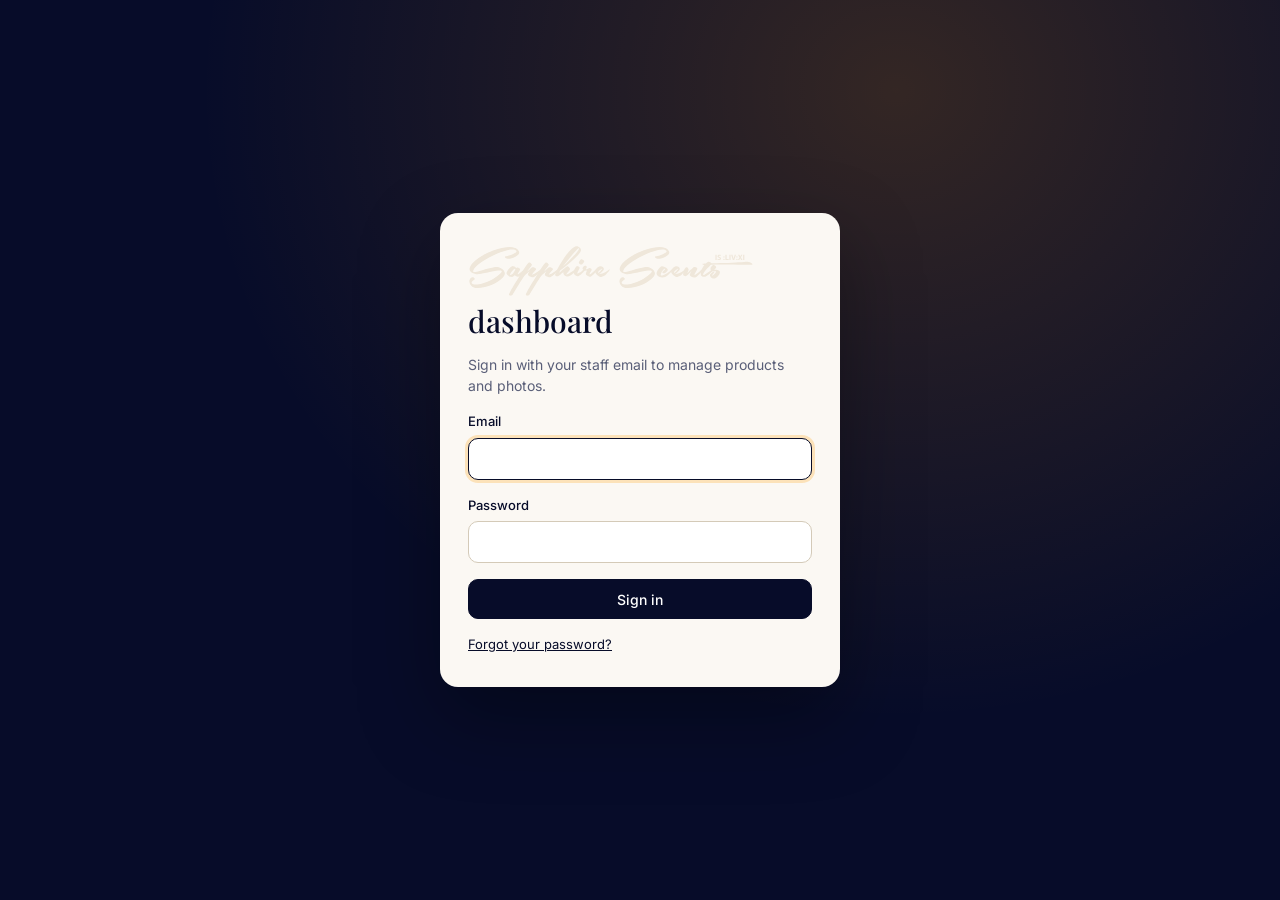
<file: admin.html>
<!doctype html>
<html lang="en">
<head>
<meta charset="utf-8">
<meta name="viewport" content="width=device-width,initial-scale=1,viewport-fit=cover">
<title>Dashboard | Sapphire Scents</title>
<meta name="robots" content="noindex,nofollow">
<meta name="theme-color" content="#070C29">
<link rel="icon" href="data:image/svg+xml,%3Csvg xmlns='http://www.w3.org/2000/svg' viewBox='0 0 64 64'%3E%3Crect width='64' height='64' rx='14' fill='%23070C29'/%3E%3Ctext x='32' y='44' text-anchor='middle' font-family='Georgia,serif' font-style='italic' font-size='36' fill='%23FF9E0D'%3ES%3C/text%3E%3C/svg%3E">
<link rel="preconnect" href="https://fonts.googleapis.com"><link rel="preconnect" href="https://fonts.gstatic.com" crossorigin>
<link rel="stylesheet" href="https://fonts.googleapis.com/css2?family=Playfair+Display:ital,wght@0,500;1,500&family=Inter:wght@400;500;600&display=swap">
<link rel="stylesheet" href="assets/css/admin.css?v=202611240420">
</head>
<body>
<div id="app" aria-live="polite"><div class="boot">Loading the dashboard…</div></div>
<div class="toast" id="toast" role="status"></div>
<script src="assets/js/catalog.js?v=202611240420"></script>
<script src="assets/js/admin.js?v=202611240420"></script>
</body>
</html>
</file>
<file: assets/css/admin.css>
/* Sapphire Scents dashboard */
:root{
  --ink:#070C29;--ink2:#1b2147;--bone:#EFE7DA;--paper:#FBF8F3;--line:#e3dccf;--line2:#d4cab8;
  --mid:#5a5f78;--dim:#8a8ea3;--amber:#FF9E0D;--amber-d:#b86e00;--ok:#1f7a4a;--warn:#a8590a;--bad:#b3261e;
  --display:'Playfair Display',Georgia,serif;--body:Inter,system-ui,-apple-system,'Segoe UI',sans-serif;
  color-scheme:light;
}
*{box-sizing:border-box}
html,body{margin:0}
body{font-family:var(--body);font-size:14px;line-height:1.5;color:var(--ink);background:var(--paper);-webkit-text-size-adjust:100%}
button,input,select,textarea{font:inherit;color:inherit}
a{color:var(--ink)}
.boot{padding:48px;text-align:center;color:var(--mid)}
:focus-visible{outline:2px solid var(--amber);outline-offset:2px}

/* buttons and fields */
.btn{display:inline-flex;align-items:center;justify-content:center;gap:8px;min-height:40px;padding:8px 16px;border-radius:10px;border:1px solid var(--line2);background:#fff;cursor:pointer;font-weight:500;text-decoration:none;white-space:nowrap}
.btn:hover{border-color:var(--ink)}
.btn.primary{background:var(--ink);border-color:var(--ink);color:#fff}
.btn.primary:hover{background:var(--ink2)}
.btn.amber{background:var(--amber);border-color:var(--amber);color:var(--ink)}
.btn.danger{color:var(--bad);border-color:#e6b9b5}
.btn.danger.solid{background:var(--bad);border-color:var(--bad);color:#fff}
.btn.ghost{border-color:transparent;background:none}
.btn.small{min-height:32px;padding:4px 10px;font-size:13px;border-radius:8px}
.btn[disabled],.btn[aria-busy="true"]{opacity:.55;pointer-events:none}
label.f{display:grid;gap:6px;font-size:13px;font-weight:500;color:var(--ink)}
label.f small{font-weight:400;color:var(--mid)}
.in,.sel,.ta{width:100%;min-height:42px;padding:9px 12px;border:1px solid var(--line2);border-radius:10px;background:#fff;font-size:16px}
.ta{min-height:96px;resize:vertical;line-height:1.5}
.in:focus,.sel:focus,.ta:focus{border-color:var(--ink);outline:none;box-shadow:0 0 0 3px rgba(255,158,13,.25)}
@media (min-width:900px){.in,.sel,.ta{font-size:14px}}
.err{color:var(--bad);font-size:13px;margin:0}

/* login */
.login{min-height:100vh;display:grid;place-items:center;padding:24px max(16px,env(safe-area-inset-left,0px));background:radial-gradient(ellipse at 70% 10%,rgba(255,158,13,.18),transparent 55%),var(--ink)}
.lcard{width:100%;max-width:400px;background:var(--paper);border-radius:18px;padding:32px 28px;display:grid;gap:16px;box-shadow:0 30px 80px rgba(0,0,0,.35)}
.lcard h1{font-family:var(--display);font-weight:500;font-size:30px;margin:0;line-height:1.1}
.lcard h1 em{color:var(--amber-d)}
.lcard p{margin:0;color:var(--mid)}
.linkbtn{background:none;border:0;padding:0;color:var(--ink);text-decoration:underline;cursor:pointer;font-size:13px;justify-self:start}

/* shell */
.top{position:sticky;top:0;z-index:20;background:var(--ink);color:#fff;padding-left:max(16px,env(safe-area-inset-left,0px));padding-right:max(16px,env(safe-area-inset-right,0px))}
.top-in{max-width:1240px;margin:0 auto;display:flex;align-items:center;gap:16px;min-height:60px;flex-wrap:wrap}
.brand{font-family:var(--display);font-size:20px;color:#fff;text-decoration:none;white-space:nowrap}
.brand em{color:var(--amber)}
.brand small{font-family:var(--body);font-size:11px;letter-spacing:.16em;text-transform:uppercase;color:rgba(255,255,255,.55);margin-left:10px}
.tabs{display:flex;gap:4px;flex:1;overflow-x:auto;scrollbar-width:none}
.tabs::-webkit-scrollbar{display:none}
.tabs button{background:none;border:0;color:rgba(255,255,255,.7);padding:18px 12px 16px;border-bottom:2px solid transparent;cursor:pointer;white-space:nowrap;font-weight:500}
.tabs button[aria-selected="true"]{color:#fff;border-bottom-color:var(--amber)}
.who{display:flex;align-items:center;gap:10px;font-size:12px;color:rgba(255,255,255,.7)}
.who .btn{background:transparent;color:#fff;border-color:rgba(255,255,255,.3)}
.main{max-width:1240px;margin:0 auto;padding:24px max(16px,env(safe-area-inset-right,0px)) 64px max(16px,env(safe-area-inset-left,0px))}
.head{display:flex;align-items:flex-end;justify-content:space-between;gap:16px;flex-wrap:wrap;margin-bottom:18px}
.head h2{font-family:var(--display);font-weight:500;font-size:30px;margin:0;line-height:1.1}
.head p{margin:4px 0 0;color:var(--mid)}

/* product list */
.bar{display:flex;gap:10px;flex-wrap:wrap;align-items:center;margin-bottom:14px}
.bar .in{flex:1 1 220px;min-width:0;max-width:360px}
.chips{display:flex;gap:6px;flex-wrap:wrap}
.chip{min-height:34px;padding:4px 12px;border-radius:999px;border:1px solid var(--line2);background:#fff;cursor:pointer;font-size:13px}
.chip[aria-pressed="true"]{background:var(--ink);color:#fff;border-color:var(--ink)}
.count{color:var(--mid);font-size:13px;margin-left:auto}
.list{background:#fff;border:1px solid var(--line);border-radius:14px;overflow:hidden}
.row{display:grid;grid-template-columns:56px minmax(0,2.2fr) 110px 150px 120px 110px 84px;align-items:center;gap:14px;padding:10px 16px;border-top:1px solid var(--line)}
.row:first-child{border-top:0}
.row.hd{background:#f6f2ea;font-size:11px;letter-spacing:.12em;text-transform:uppercase;color:var(--mid);padding-block:10px}
.thumb{width:56px;height:56px;border-radius:10px;background:#f1ece2;display:grid;place-items:center;overflow:hidden}
.thumb img{width:100%;height:100%;object-fit:contain}
.thumb.cover img{object-fit:cover}
.thumb svg{width:70%;height:70%}
.pname{min-width:0}
.pname b{display:block;font-weight:600;overflow:hidden;text-overflow:ellipsis;white-space:nowrap}
.pname small{color:var(--mid);display:block;overflow:hidden;text-overflow:ellipsis;white-space:nowrap}
.tag{display:inline-block;font-size:11px;padding:2px 8px;border-radius:999px;background:#f1ece2;color:var(--ink)}
.tag.hidden{background:#ece7f6;color:#4b3a8a}
.tag.sold{background:#fbe3d0;color:var(--warn)}
.price-in{display:flex;align-items:center;border:1px solid var(--line2);border-radius:8px;background:#fff;overflow:hidden;max-width:150px}
.price-in span{padding:0 0 0 10px;color:var(--mid)}
.price-in input{border:0;width:100%;min-width:0;padding:8px 10px 8px 4px;background:none;font-variant-numeric:tabular-nums}
.price-in input:focus{outline:none}
.price-in:focus-within{border-color:var(--ink);box-shadow:0 0 0 3px rgba(255,158,13,.25)}
.sw{display:inline-flex;align-items:center;gap:8px;cursor:pointer;font-size:13px;user-select:none}
.sw input{position:absolute;opacity:0;width:1px;height:1px}
.sw i{width:38px;height:22px;border-radius:999px;background:#d7d0c2;position:relative;transition:background .2s;flex:none}
.sw i::after{content:"";position:absolute;left:3px;top:3px;width:16px;height:16px;border-radius:50%;background:#fff;transition:transform .2s;box-shadow:0 1px 2px rgba(0,0,0,.2)}
.sw input:checked+i{background:var(--ok)}
.sw input:checked+i::after{transform:translateX(16px)}
.sw input:focus-visible+i{outline:2px solid var(--amber);outline-offset:2px}
.empty{padding:40px;text-align:center;color:var(--mid)}
@media (max-width:860px){
  .row.hd{display:none}
  .row{grid-template-columns:56px minmax(0,1fr) auto;grid-template-areas:"t n e" "p p p" "s s s";row-gap:10px}
  .row>.c-thumb{grid-area:t}.row>.c-name{grid-area:n}.row>.c-edit{grid-area:e}
  .row>.c-price{grid-area:p}
  .row>.c-type{display:none}
  .row>.c-stock,.row>.c-live{display:inline-flex}
  .row{grid-template-areas:"t n e" "p p p" "s s l"}
  .row>.c-stock{grid-area:s}.row>.c-live{grid-area:l}
}

/* editor dialog */
.dlg{position:fixed;inset:0;z-index:50;display:flex;justify-content:flex-end;background:rgba(7,12,41,.45)}
.dlg[hidden]{display:none}
.panel{width:min(720px,100%);height:100%;background:var(--paper);display:flex;flex-direction:column;box-shadow:-20px 0 60px rgba(0,0,0,.25)}
.phead{display:flex;align-items:center;justify-content:space-between;gap:12px;padding:16px 24px;border-bottom:1px solid var(--line);background:#fff;padding-top:max(16px,env(safe-area-inset-top,0px))}
.phead h3{margin:0;font-family:var(--display);font-weight:500;font-size:24px}
.pbody{flex:1;overflow:auto;padding:20px 24px 32px;display:grid;gap:18px;align-content:start}
.pfoot{display:flex;gap:10px;justify-content:space-between;align-items:center;flex-wrap:wrap;padding:14px 24px;border-top:1px solid var(--line);background:#fff;padding-bottom:max(14px,env(safe-area-inset-bottom,0px))}
.grid2{display:grid;grid-template-columns:repeat(2,minmax(0,1fr));gap:14px}
.grid3{display:grid;grid-template-columns:repeat(3,minmax(0,1fr));gap:14px}
@media (max-width:600px){.grid2,.grid3{grid-template-columns:1fr}.phead,.pbody,.pfoot{padding-left:16px;padding-right:16px}}
fieldset{border:1px solid var(--line);border-radius:12px;padding:14px 16px;margin:0;display:grid;gap:14px;background:#fff}
legend{font-size:11px;letter-spacing:.14em;text-transform:uppercase;color:var(--mid);padding:0 6px}
.tagpick{display:flex;flex-wrap:wrap;gap:8px}
.tagpick label{display:inline-flex;align-items:center;gap:6px;border:1px solid var(--line2);border-radius:999px;padding:6px 12px;cursor:pointer;font-size:13px;background:#fff}
.tagpick input{accent-color:var(--ink)}
.photos{display:flex;flex-wrap:wrap;gap:12px}
.ph{position:relative;width:120px;height:120px;border-radius:12px;background:#f1ece2;overflow:hidden;border:1px solid var(--line)}
.ph img{width:100%;height:100%;object-fit:contain}
.ph .x{position:absolute;top:6px;right:6px;width:28px;height:28px;border-radius:50%;border:0;background:rgba(7,12,41,.75);color:#fff;cursor:pointer;font-size:14px;line-height:1}
.ph .ord{position:absolute;left:6px;bottom:6px;display:flex;gap:4px}
.ph .ord button{width:26px;height:26px;border-radius:6px;border:0;background:rgba(255,255,255,.9);cursor:pointer}
.ph small{position:absolute;left:6px;top:6px;background:var(--amber);color:var(--ink);font-size:10px;font-weight:600;padding:2px 6px;border-radius:6px}
.drop{display:grid;place-items:center;text-align:center;gap:6px;width:100%;min-height:120px;border:2px dashed var(--line2);border-radius:12px;background:#fff;color:var(--mid);cursor:pointer;padding:16px}
.drop.over{border-color:var(--amber);background:#fff7ea}
.drop b{color:var(--ink)}
.drop input{position:absolute;opacity:0;width:1px;height:1px}
.hint{font-size:12px;color:var(--mid);margin:0}
.confirm{display:flex;gap:10px;align-items:center;flex-wrap:wrap;background:#fdeceb;border:1px solid #f0c8c4;border-radius:10px;padding:10px 12px;font-size:13px}

/* bulk */
.cards2{display:grid;grid-template-columns:repeat(2,minmax(0,1fr));gap:18px}
@media (max-width:860px){.cards2{grid-template-columns:1fr}}
.card{background:#fff;border:1px solid var(--line);border-radius:14px;padding:20px;display:grid;gap:14px;align-content:start;min-width:0}
.card h3{margin:0;font-family:var(--display);font-weight:500;font-size:22px}
.card p{margin:0;color:var(--mid)}
.steps{margin:0;padding-left:18px;color:var(--mid);display:grid;gap:4px}
.tblwrap{overflow-x:auto;border:1px solid var(--line);border-radius:12px;background:#fff}
table.t{border-collapse:collapse;width:100%;font-size:13px}
table.t th,table.t td{text-align:left;padding:9px 12px;border-top:1px solid var(--line);vertical-align:top}
table.t th{background:#f6f2ea;font-size:11px;letter-spacing:.1em;text-transform:uppercase;color:var(--mid);border-top:0;white-space:nowrap}
.st{font-size:11px;font-weight:600;padding:2px 8px;border-radius:999px;white-space:nowrap}
.st.new{background:#dff3e7;color:var(--ok)}.st.upd{background:#fff1d9;color:var(--amber-d)}.st.same{background:#eee;color:var(--mid)}.st.bad{background:#fbe0de;color:var(--bad)}
.diff{color:var(--mid)}.diff b{color:var(--ink);font-weight:500}

/* history */
.hist{display:grid;gap:0;background:#fff;border:1px solid var(--line);border-radius:14px;overflow:hidden}
.hrow{display:grid;grid-template-columns:150px minmax(0,1fr);gap:16px;padding:12px 16px;border-top:1px solid var(--line)}
.hrow:first-child{border-top:0}
.hrow time{color:var(--mid);font-size:13px;font-variant-numeric:tabular-nums}
.hrow small{color:var(--mid)}
@media (max-width:600px){.hrow{grid-template-columns:1fr;gap:2px}}

/* toast */
.toast{position:fixed;left:50%;bottom:max(20px,env(safe-area-inset-bottom,0px));transform:translate(-50%,20px);background:var(--ink);color:#fff;padding:12px 18px;border-radius:12px;opacity:0;pointer-events:none;transition:.25s;z-index:80;max-width:calc(100% - 32px);font-size:14px}
.toast.show{opacity:1;transform:translate(-50%,0)}
.toast.bad{background:var(--bad)}
@media (prefers-reduced-motion:reduce){*{transition:none!important}}

@media (max-width:760px){
  .top-in{gap:0 12px;padding-top:6px}
  .brand{flex:1}
  .tabs{order:3;flex:1 1 100%;margin:0 -4px}
  .tabs button{padding:12px 10px 10px}
  .who span{display:none}
}

/* overview */
.stats{display:grid;grid-template-columns:repeat(4,minmax(0,1fr));gap:12px}
@media (max-width:900px){.stats{grid-template-columns:repeat(2,minmax(0,1fr))}}
.stat{display:grid;gap:4px;text-align:left;background:#fff;border:1px solid var(--line);border-radius:14px;padding:16px;cursor:pointer;font:inherit;color:var(--ink);min-width:0}
.stat:hover{border-color:var(--ink)}
.stat small{font-size:12px;color:var(--mid);letter-spacing:.04em}
.stat b{font-family:var(--display);font-weight:500;font-size:30px;line-height:1.1;overflow-wrap:anywhere}
.stat span{font-size:12px;color:var(--mid)}
.stat.hot{border-color:var(--amber);background:#fff7ea}
.note{background:#fff7ea;border:1px solid #f3d9a8;border-radius:12px;padding:12px 14px;margin-bottom:14px;font-size:14px}
.best{margin:0;padding:0;list-style:none;display:grid;gap:8px}
.best li{display:flex;justify-content:space-between;gap:10px;border-bottom:1px solid var(--line);padding-bottom:8px}

/* orders */
.olist{display:grid;gap:8px}
.orow{display:grid;grid-template-columns:minmax(0,1.2fr) minmax(0,2fr) auto auto;gap:14px;align-items:center;text-align:left;width:100%;background:#fff;border:1px solid var(--line);border-radius:12px;padding:12px 14px;cursor:pointer;font:inherit;color:var(--ink)}
.orow:hover{border-color:var(--ink)}
.orow small{display:block;color:var(--mid);font-size:12px}
.orow .o2{font-size:13px;color:var(--mid);overflow:hidden;text-overflow:ellipsis;white-space:nowrap}
.orow .o3{display:grid;justify-items:end;gap:4px}
.card .orow{grid-template-columns:minmax(0,1fr) auto auto}.card .orow .o2{display:none}
@media (max-width:700px){.orow{grid-template-columns:minmax(0,1fr) auto}.orow .o2{grid-column:1/-1;order:3;white-space:normal}.orow .o4{grid-column:1/-1;order:4}}
.ost{display:inline-block;font-size:12px;font-weight:600;padding:3px 10px;border-radius:999px;white-space:nowrap;background:#eef0f6;color:var(--ink)}
.ost.new{background:#fff0d6;color:#8a5200}
.ost.awaiting_payment{background:#f1ece2;color:#6b5a3a}
.ost.paid{background:#dff3e6;color:#17603a}
.ost.confirmed{background:#e3ecfb;color:#1f4a8a}
.ost.dispatched{background:#ece7f6;color:#4b3a8a}
.ost.delivered{background:#e5efe9;color:#2c4a3a}
.ost.cancelled{background:#f3e3e1;color:#8a2c22;text-decoration:line-through}
.chip .n{display:inline-block;min-width:20px;padding:0 6px;margin-left:4px;border-radius:999px;background:rgba(7,12,41,.08);font-size:11px}
.chip[aria-pressed="true"] .n{background:rgba(255,255,255,.2)}
.steps-o{display:flex;flex-wrap:wrap;gap:8px}
.btn.wa{background:#25D366;border-color:#25D366;color:#06210f}

/* site look */
.lookgrid{display:grid;grid-template-columns:minmax(0,1fr) 340px;gap:18px;align-items:start}
@media (max-width:1000px){.lookgrid{grid-template-columns:1fr}}
.lookstage{display:grid;gap:10px;min-width:0}
.lookbar{display:flex;justify-content:space-between;gap:10px;flex-wrap:wrap}
.seg{display:flex;gap:6px;flex-wrap:wrap}
.lookframe{background:#e9e4da;border:1px solid var(--line);border-radius:14px;overflow:hidden;display:grid;justify-items:center;padding:0}
.lookframe iframe{border:0;display:block;width:100%;height:640px;background:#070C29}
.lookframe.phone{padding:16px 0}
.lookframe.phone iframe{width:390px;max-width:100%;height:700px;border-radius:22px;box-shadow:0 10px 30px rgba(7,12,41,.25)}
.lookside{display:grid;gap:14px;min-width:0}
.looklist{display:grid;gap:8px}
.lookopt{display:grid;grid-template-columns:42px minmax(0,1fr);gap:12px;align-items:center;text-align:left;width:100%;padding:10px;border-radius:12px;border:1px solid var(--line);background:#fff;font:inherit;color:var(--ink);cursor:pointer}
.lookopt:hover{border-color:var(--line2)}
.lookopt[aria-checked="true"]{border-color:var(--ink);box-shadow:inset 0 0 0 1px var(--ink)}
.lookopt b{display:block;font-size:14px}
.lookopt small{display:block;color:var(--mid);font-size:12px;line-height:1.35}
.lookopt em{font-style:normal;font-size:10px;letter-spacing:.08em;text-transform:uppercase;color:var(--amber-d);margin-left:4px}
.lookopt em.live,.live{color:var(--ok);font-weight:600}
.lsw{width:42px;height:42px;border-radius:50%;position:relative;overflow:hidden;border:1px solid rgba(7,12,41,.15)}
.lsw::after{content:"";position:absolute;right:-3px;bottom:-3px;width:22px;height:22px;border-radius:50%;background:var(--a)}
.lookact{display:flex;gap:8px;flex-wrap:wrap}
.lookfs{border:1px solid var(--line);border-radius:12px;padding:12px 14px;display:grid;gap:8px;background:#fff}
.lookfs legend{font-size:12px;letter-spacing:.1em;text-transform:uppercase;color:var(--mid);padding:0 6px}
@media (max-width:700px){.lookframe iframe{height:520px}.lookframe.phone iframe{height:600px}}
</file>
